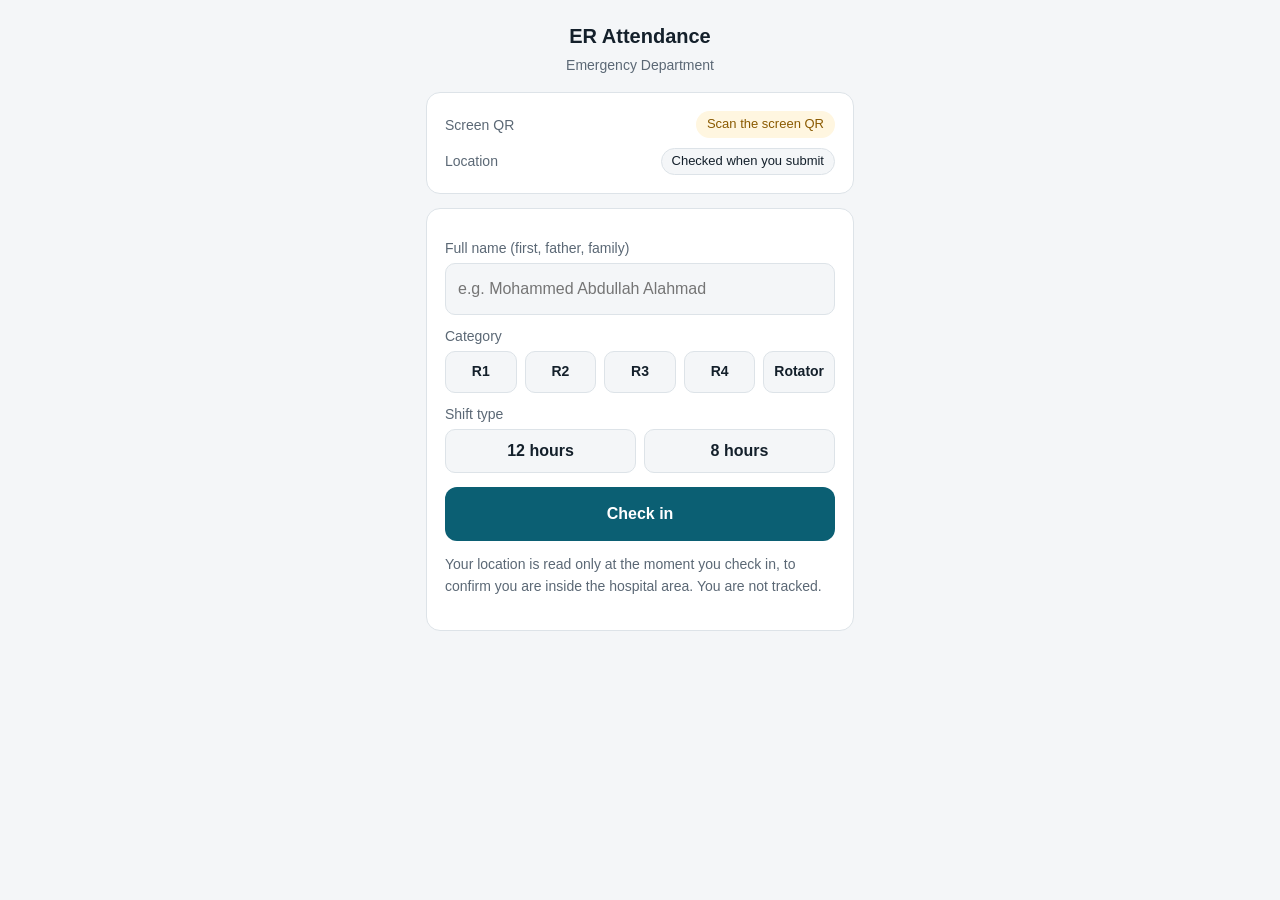
<file: index.html>
<!doctype html>
<html lang="en" dir="ltr">
<head>
  <meta charset="utf-8">
  <meta name="viewport" content="width=device-width, initial-scale=1">
  <meta name="referrer" content="no-referrer">
  <title>ER Attendance</title>
  <link rel="stylesheet" href="styles.css">
  <style>
    .choices { display: grid; gap: 8px; }
    .choices.c5 { grid-template-columns: repeat(5, 1fr); }
    .choices.c2 { grid-template-columns: repeat(2, 1fr); }
    .choices.c3 { grid-template-columns: repeat(3, 1fr); }
    .choices label { margin: 0; color: inherit; font-size: inherit; }
    .choices input { position: absolute; opacity: 0; pointer-events: none; }
    .choices span {
      display: block; text-align: center; padding: 11px 4px; border-radius: 10px; font-weight: 700;
      border: 1px solid var(--line); background: var(--bg); color: var(--ink); cursor: pointer; line-height: 1.25;
    }
    .choices span small { display: block; font-weight: 500; font-size: 12px; color: var(--muted); margin-top: 2px; }
    .choices input:checked + span { background: var(--brand); color: var(--brand-ink); border-color: var(--brand); }
    .choices input:checked + span small { color: inherit; opacity: .85; }
    .choices input:focus-visible + span { outline: 2px solid var(--brand); outline-offset: 2px; }
    .choices.c5 span { font-size: 14px; padding: 11px 0; }
    .hint { font-size: 13px; color: var(--muted); margin-top: 6px; }
  </style>
</head>
<body>
<div class="wrap">
  <header class="top">
    <h1>ER Attendance</h1>
    <p id="hospitalName">Emergency Department</p>
  </header>

  <div class="card">
    <div class="row"><span class="muted">Screen QR</span><span class="pill" id="qrPill">—</span></div>
    <div class="row" style="margin-top:10px"><span class="muted">Location</span><span class="pill" id="locPill">Checked when you submit</span></div>
  </div>

  <div class="card">
    <label for="fullName">Full name (first, father, family)</label>
    <input id="fullName" autocomplete="name" maxlength="60" placeholder="e.g. Mohammed Abdullah Alahmad">

    <label>Category</label>
    <div class="choices c5" role="radiogroup" aria-label="Category" id="catGroup">
      <label><input type="radio" name="category" value="R1"><span>R1</span></label>
      <label><input type="radio" name="category" value="R2"><span>R2</span></label>
      <label><input type="radio" name="category" value="R3"><span>R3</span></label>
      <label><input type="radio" name="category" value="R4"><span>R4</span></label>
      <label><input type="radio" name="category" value="ROTATOR"><span>Rotator</span></label>
    </div>

    <div id="specWrap" class="hidden">
      <label for="specialty">Your specialty</label>
      <select id="specialty"><option value="">Choose…</option></select>
    </div>

    <label>Shift type</label>
    <div class="choices c2" role="radiogroup" aria-label="Shift type">
      <label><input type="radio" name="shiftType" value="12H"><span>12 hours</span></label>
      <label><input type="radio" name="shiftType" value="8H"><span>8 hours</span></label>
    </div>

    <div id="shiftWrap" class="hidden">
      <label>Shift</label>
      <div class="choices" role="radiogroup" aria-label="Shift" id="shiftGroup"></div>
      <div class="hint" id="shiftHint"></div>
    </div>

    <button id="btnSubmit">Check in</button>
    <div id="result"></div>
    <p class="muted" style="margin-top:12px">Your location is read only at the moment you check in, to confirm you are inside the hospital area. You are not tracked.</p>
  </div>
</div>

<script src="config.js"></script>
<script src="common.js"></script>
<script>
(function () {
  // ---- Capture the rotating QR token, then remove it from the address bar so it isn't bookmarked/shared.
  const params = new URLSearchParams(location.search);
  if (params.get('t')) {
    try { sessionStorage.setItem('qrToken', params.get('t')); sessionStorage.setItem('qrAt', String(Date.now())); } catch (e) {}
    history.replaceState(null, '', location.pathname);
  }
  function qrToken() { try { return sessionStorage.getItem('qrToken') || ''; } catch (e) { return ''; } }
  function qrAgeSec() { try { return (Date.now() - Number(sessionStorage.getItem('qrAt') || 0)) / 1000; } catch (e) { return 1e9; } }

  // Fallback definitions; replaced by the server's on load.
  let SH = {
    '12H': [{ code: 'DAY12', label: 'Day', start: '08:00', hours: 12 }, { code: 'NIGHT12', label: 'Night', start: '20:00', hours: 12 }],
    '8H': [{ code: 'MORNING8', label: 'Morning', start: '08:00', hours: 8 }, { code: 'EVENING8', label: 'Evening', start: '16:00', hours: 8 },
           { code: 'NIGHT8', label: 'Night', start: '00:00', hours: 8 }]
  };
  let requireQr = true, earlyMin = 120, clockSkew = 0;
  const K = { name: 'er_att_name', cat: 'er_att_category', spec: 'er_att_specialty', type: 'er_att_shift_type' };

  function nowMs() { return Date.now() + clockSkew; }
  function setPill(id, text, cls) { const el = $(id); el.textContent = text; el.className = 'pill' + (cls ? ' ' + cls : ''); }
  function result(code, cls, extra) {
    $('result').innerHTML = '<div class="result ' + cls + '">' + msg(code) + (extra ? '<div class="en">' + esc(extra) + '</div>' : '') + '</div>';
  }
  function refreshQrPill() {
    if (!requireQr) { setPill('qrPill', 'Not required'); return; }
    if (!qrToken()) setPill('qrPill', 'Scan the screen QR', 'warn');
    else if (qrAgeSec() > 150) setPill('qrPill', 'Expired — scan again', 'warn');
    else setPill('qrPill', 'Scanned', 'ok');
  }
  function checked(name) { const el = document.querySelector('input[name=' + name + ']:checked'); return el ? el.value : ''; }
  function check(name, value) { const el = document.querySelector('input[name=' + name + '][value="' + value + '"]'); if (el) el.checked = true; return !!el; }

  function fillSpecialties(list) {
    const sel = $('specialty'), keep = sel.value || store.get(K.spec) || '';
    sel.innerHTML = '<option value="">Choose…</option>' + list.map(s => '<option>' + esc(s) + '</option>').join('');
    if (list.indexOf(keep) >= 0) sel.value = keep;
  }
  function onCategory() { $('specWrap').classList.toggle('hidden', checked('category') !== 'ROTATOR'); }

  // Render the shifts of the chosen type and auto-select the one nearest to now.
  function renderShifts(autoPick) {
    const type = checked('shiftType');
    $('shiftWrap').classList.toggle('hidden', !type);
    if (!type) return;
    const list = SH[type] || [];
    const prev = checked('shift');
    const grp = $('shiftGroup');
    grp.className = 'choices c' + list.length;
    grp.innerHTML = list.map(s => '<label><input type="radio" name="shift" value="' + esc(s.code) + '"><span>' + esc(s.label) +
      '<small>' + esc(s.start) + '–' + esc(shiftEnd(s)) + '</small></span></label>').join('');
    const pick = (!autoPick && prev && list.some(s => s.code === prev)) ? prev : suggestShift(list, nowMs(), earlyMin);
    if (pick) check('shift', pick);
    grp.querySelectorAll('input').forEach(i => { i.onchange = updateHint; });
    updateHint(autoPick);
  }
  function updateHint(auto) {
    const type = checked('shiftType'), code = checked('shift');
    const s = (SH[type] || []).find(x => x.code === code);
    if (!s) { $('shiftHint').textContent = ''; return; }
    const inst = shiftInstance(s, nowMs(), earlyMin);
    $('shiftHint').textContent = (auto === true ? 'Selected automatically from the current time. ' : '') +
      (inst.open ? 'Shift of ' + inst.shiftDate + ', ' + s.start + '–' + shiftEnd(s) + '.' : 'This shift is not open for check-in right now.');
    $('shiftHint').style.color = inst.open ? '' : 'var(--bad)';
  }

  // Restore this phone's own previous choices (convenience only; the server enforces the rules).
  if (store.get(K.name)) $('fullName').value = store.get(K.name);
  if (store.get(K.cat)) check('category', store.get(K.cat));
  if (store.get(K.type)) check('shiftType', store.get(K.type));
  document.querySelectorAll('input[name=category]').forEach(i => { i.onchange = onCategory; });
  document.querySelectorAll('input[name=shiftType]').forEach(i => { i.onchange = function () { renderShifts(true); }; });
  fillSpecialties(['Internal Medicine', 'General Surgery', 'Pediatrics', 'Orthopedics', 'Family Medicine', 'Anesthesia',
    'Obstetrics & Gynecology', 'Neurology', 'Radiology', 'Intern', 'Other']);
  onCategory();
  renderShifts(true);
  refreshQrPill();

  api('info').then(function (r) {
    if (!r.ok) return;
    if (r.hospitalName) $('hospitalName').textContent = r.hospitalName;
    if (typeof r.requireQr === 'boolean') requireQr = r.requireQr;
    if (r.shifts) SH = r.shifts;
    if (r.earlyMin >= 0) earlyMin = r.earlyMin;
    if (r.serverTime) clockSkew = r.serverTime - Date.now(); // trust the server clock for the suggestion
    if (Array.isArray(r.specialties)) fillSpecialties(r.specialties);
    renderShifts(true);
    refreshQrPill();
  });

  function looksLikeTripleName(n) {
    const words = n.replace(/\s+/g, ' ').trim().split(' ').filter(Boolean);
    return words.length >= 3 && !/[0-9٠-٩]/.test(n);
  }

  // ---- Location: watch briefly and keep the most accurate fix.
  function getBestPosition(maxWaitMs, goodEnoughM) {
    return new Promise(function (resolve, reject) {
      if (!('geolocation' in navigator)) { reject('NO_GEOLOCATION'); return; }
      let best = null, done = false, watchId = null;
      const finish = function (err) {
        if (done) return; done = true;
        if (watchId !== null) navigator.geolocation.clearWatch(watchId);
        clearTimeout(timer);
        if (err) reject(err); else if (best) resolve(best); else reject('LOCATION_TIMEOUT');
      };
      const timer = setTimeout(function () { finish(); }, maxWaitMs);
      watchId = navigator.geolocation.watchPosition(function (pos) {
        if (!best || pos.coords.accuracy < best.coords.accuracy) best = pos;
        setPill('locPill', 'Accuracy ±' + Math.round(best.coords.accuracy) + ' m', best.coords.accuracy <= 30 ? 'ok' : 'warn');
        if (pos.coords.accuracy <= goodEnoughM) finish();
      }, function (err) {
        if (err.code === 1) finish('LOCATION_DENIED');
      }, { enableHighAccuracy: true, maximumAge: 0, timeout: maxWaitMs });
    });
  }

  $('btnSubmit').onclick = async function () {
    const btn = this;
    const fullName = $('fullName').value.replace(/\s+/g, ' ').trim();
    const category = checked('category'), specialty = $('specialty').value;
    const shiftType = checked('shiftType'), shift = checked('shift');
    if (!looksLikeTripleName(fullName)) { result('NAME_INVALID', 'bad'); $('fullName').focus(); return; }
    if (!category) { result('CATEGORY_INVALID', 'bad'); return; }
    if (category === 'ROTATOR' && !specialty) { result('SPECIALTY_INVALID', 'bad'); $('specialty').focus(); return; }
    if (!shiftType || !shift) { result('SHIFT_INVALID', 'bad'); return; }

    btn.disabled = true;
    $('result').innerHTML = '';
    setPill('locPill', 'Getting location…', 'warn');
    let pos;
    try {
      pos = await getBestPosition(15000, 15);
    } catch (code) {
      setPill('locPill', 'Failed', 'bad');
      result(code, 'bad');
      btn.disabled = false;
      return;
    }
    setPill('locPill', 'Verifying on server…', 'warn');
    const r = await api('submitAttendance', {
      fullName: fullName, category: category, specialty: category === 'ROTATOR' ? specialty : '',
      shiftType: shiftType, shift: shift, deviceId: deviceId(),
      lat: pos.coords.latitude, lng: pos.coords.longitude, accuracy: pos.coords.accuracy,
      fixAgeMs: Math.max(0, Date.now() - pos.timestamp),
      qrToken: qrToken()
    });
    btn.disabled = false;
    // A success state is shown ONLY when the server confirms the record was committed.
    if (r.ok && r.code === 'CONFIRMED') {
      store.set(K.name, fullName); store.set(K.cat, category); store.set(K.type, shiftType);
      if (category === 'ROTATOR') store.set(K.spec, specialty);
      setPill('locPill', 'Inside the area', 'ok');
      const who = r.category === 'ROTATOR' ? 'Rotator · ' + r.specialty : r.category;
      result('CONFIRMED', 'ok', r.fullName + ' · ' + who + ' · ' + r.shiftLabel + ' · ' + r.shiftDate + ' · checked in ' + r.time);
      try { sessionStorage.removeItem('qrToken'); } catch (e) {}
      refreshQrPill();
    } else {
      setPill('locPill', r.code === 'OUTSIDE_GEOFENCE' ? 'Outside the area' : 'Not verified', 'bad');
      result(r.code, (r.code === 'ALREADY_RECORDED' || r.code === 'OVERLAPPING_SHIFT') ? 'info' : 'bad');
    }
  };
})();
</script>
</body>
</html>
</file>
<file: styles.css>
:root {
  --bg: #f4f6f8; --card: #ffffff; --ink: #14202b; --muted: #5b6875; --line: #dde3e8;
  --brand: #0b5f73; --brand-ink: #ffffff; --ok: #157347; --ok-bg: #e7f5ee;
  --bad: #b42318; --bad-bg: #fdecea; --warn: #8a5a00; --warn-bg: #fff6e0;
}
@media (prefers-color-scheme: dark) {
  :root {
    --bg: #0f1418; --card: #182028; --ink: #e8edf1; --muted: #9aa7b3; --line: #2a3540;
    --brand: #3fa3bb; --brand-ink: #071216; --ok: #5fd39a; --ok-bg: #12291f;
    --bad: #ff8b80; --bad-bg: #2e1513; --warn: #f2c063; --warn-bg: #2c2410;
  }
}
* { box-sizing: border-box; }
body {
  margin: 0; background: var(--bg); color: var(--ink);
  font-family: -apple-system, BlinkMacSystemFont, "Segoe UI", Roboto, Helvetica, Arial, sans-serif;
  font-size: 16px; line-height: 1.6;
}
.wrap { max-width: 460px; margin: 0 auto; padding: 20px 16px 40px; }
.wide { max-width: 1100px; }
header.top { text-align: center; margin-bottom: 16px; }
header.top h1 { font-size: 20px; margin: 0; }
header.top p { margin: 2px 0 0; color: var(--muted); font-size: 14px; }
.card { background: var(--card); border: 1px solid var(--line); border-radius: 14px; padding: 18px; margin-bottom: 14px; }
.card h2 { font-size: 16px; margin: 0 0 10px; }
label { display: block; font-size: 14px; color: var(--muted); margin: 10px 0 4px; }
input, select, textarea {
  width: 100%; font: inherit; color: var(--ink); background: var(--bg);
  border: 1px solid var(--line); border-radius: 10px; padding: 12px;
}
input:focus, select:focus, textarea:focus { outline: 2px solid var(--brand); outline-offset: 1px; }
button {
  width: 100%; font: inherit; font-weight: 700; border: 0; border-radius: 12px;
  padding: 14px; margin-top: 14px; background: var(--brand); color: var(--brand-ink); cursor: pointer;
}
button.secondary { background: transparent; color: var(--brand); border: 1px solid var(--line); font-weight: 600; }
button.small { width: auto; padding: 6px 12px; margin: 0; font-size: 13px; }
button:disabled { opacity: .55; cursor: progress; }
.row { display: flex; gap: 8px; align-items: center; justify-content: space-between; }
.pill { display: inline-block; font-size: 13px; padding: 2px 10px; border-radius: 99px; background: var(--bg); border: 1px solid var(--line); }
.pill.ok { color: var(--ok); background: var(--ok-bg); border-color: transparent; }
.pill.bad { color: var(--bad); background: var(--bad-bg); border-color: transparent; }
.pill.warn { color: var(--warn); background: var(--warn-bg); border-color: transparent; }
.result { border-radius: 12px; padding: 14px; margin-top: 14px; font-weight: 600; }
.result.ok { background: var(--ok-bg); color: var(--ok); }
.result.bad { background: var(--bad-bg); color: var(--bad); }
.result.info { background: var(--warn-bg); color: var(--warn); }
.en { font-weight: 400; font-size: 13px; opacity: .85; }
.muted { color: var(--muted); font-size: 14px; }
.hidden { display: none !important; }
table { width: 100%; border-collapse: collapse; font-size: 14px; }
th, td { text-align: start; padding: 8px 6px; border-bottom: 1px solid var(--line); vertical-align: top; }
th { color: var(--muted); font-weight: 600; }
.table-scroll { overflow-x: auto; }
.grid { display: grid; gap: 10px; grid-template-columns: repeat(auto-fit, minmax(150px, 1fr)); }
.stat { font-size: 26px; font-weight: 700; }
</file>
